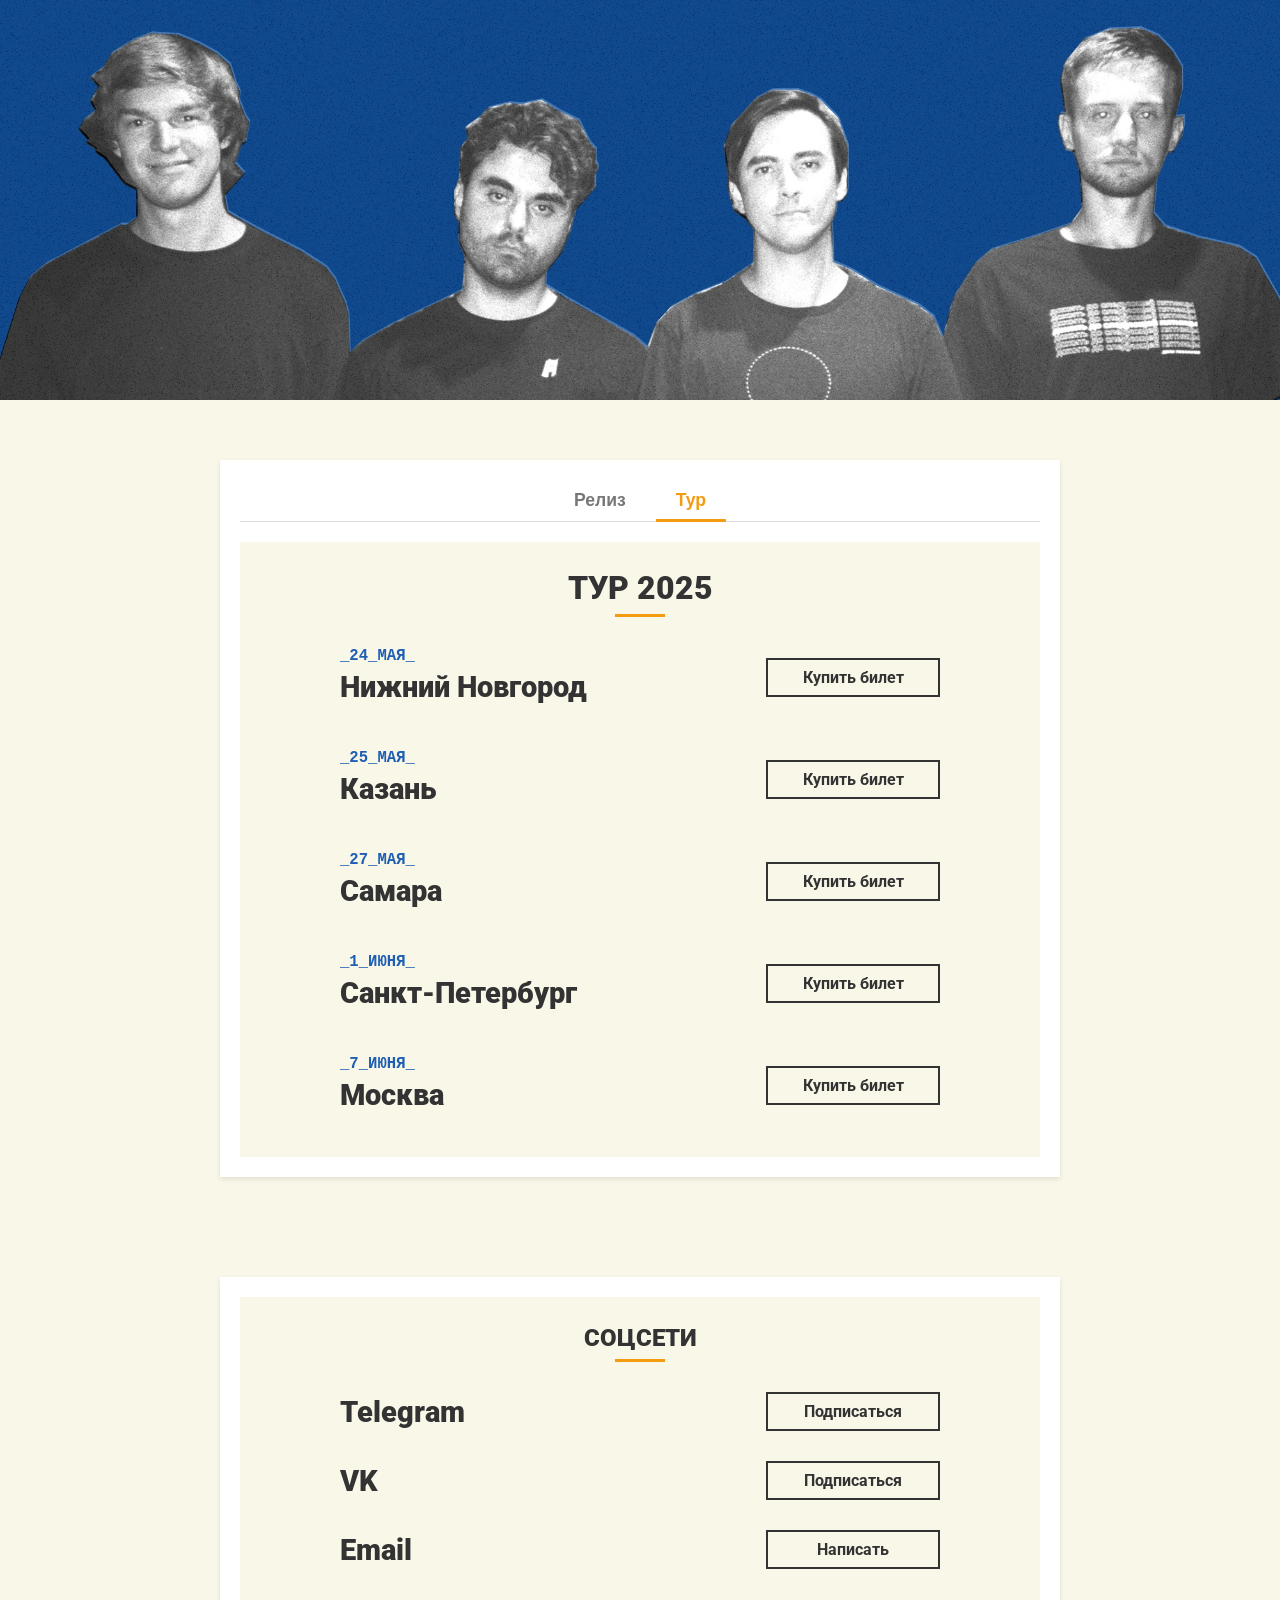
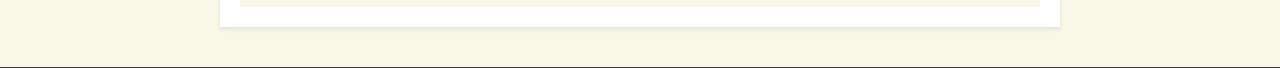
<file: html/index.html>
<!DOCTYPE html>
<html lang="en">
<head>
    <meta charset="UTF-8">
    <meta name="viewport" content="width=device-width, initial-scale=1.0">
    <meta http-equiv="Cache-Control" content="no-cache, no-store, must-revalidate">
    <meta http-equiv="Pragma" content="no-cache">
    <meta http-equiv="Expires" content="0">
    <title>Дела поважнее – официальный сайт</title>
    <link rel="stylesheet" href="https://fonts.googleapis.com/css2?family=Roboto:wght@400;700&display=swap">
    <link rel="stylesheet" href="styles.css">
    <!-- Yandex.Metrika counter -->
    <script type="text/javascript" >
        (function(m,e,t,r,i,k,a){m[i]=m[i]||function(){(m[i].a=m[i].a||[]).push(arguments)};
            m[i].l=1*new Date();
            for (var j = 0; j < document.scripts.length; j++) {if (document.scripts[j].src === r) { return; }}
            k=e.createElement(t),a=e.getElementsByTagName(t)[0],k.async=1,k.src=r,a.parentNode.insertBefore(k,a)})
        (window, document, "script", "https://mc.yandex.ru/metrika/tag.js", "ym");

        ym(98554115, "init", {
            clickmap:true,
            trackLinks:true,
            accurateTrackBounce:true
        });
    </script>
    <noscript><div><img src="https://mc.yandex.ru/watch/98554115" style="position:absolute; left:-9999px;" alt="" /></div></noscript>
    <!-- /Yandex.Metrika counter -->
</head>
<body>
    <div class="header">
        <!-- Здесь будет адаптированное изображение -->
    </div>
    <section id="release">
        <div class="container">
            <!-- Вкладки -->
            <div class="tabs">
                <button class="tab-button" data-tab="release-tab">Релиз</button>
                <button class="tab-button active" data-tab="tour-tab">Тур</button>
            </div>

            <!-- Контент вкладки "Релиз" -->
            <div id="release-tab" class="tab-content">
                <div class="streaming-list">
                    <a href="https://boom.ru/redirect/album/29907377" target="_blank" class="streaming-item">
                        <img src="resources/vk_music.svg" alt="VK Музыка" class="streaming-icon">
                        <span class="streaming-text">VK Музыка</span>
                    </a>
                    <a href="https://music.yandex.ru/album/36570162" target="_blank" class="streaming-item">
                        <img src="resources/ya_music.png" alt="Яндекс Музыка" class="streaming-icon">
                        <span class="streaming-text">Яндекс Музыка</span>
                    </a>
                    <a href="https://open.spotify.com/album/1Zs7XpiOGDRvgFqXPOjQHf" target="_blank" class="streaming-item">
                        <img src="resources/spotify.svg" alt="Spotify" class="streaming-icon">
                        <span class="streaming-text">Spotify</span>
                    </a>
                    <a href="https://music.youtube.com/playlist?list=OLAK5uy_m8So-5otfMe_y7UoIwpcFmbjzW4k1-flw" target="_blank" class="streaming-item">
                        <img src="resources/youtube_music.svg" alt="YouTube Music" class="streaming-icon">
                        <span class="streaming-text">YouTube Music</span>
                    </a>
                    <a href="https://music.apple.com/nz/album/%D1%84%D0%B5%D0%B2%D1%80%D0%B0%D0%BB%D1%8C-single/1794114655?at=1000lqjf&ct=bq&ls=1" target="_blank" class="streaming-item">
                        <img src="resources/apple_music.svg" alt="Apple Music" class="streaming-icon">
                        <span class="streaming-text">Apple Music</span>
                    </a>
                </div>
            </div>

            <!-- Контент вкладки "Тур" -->
            <div id="tour-tab" class="tab-content active">
                <h2 class="tour-header">Тур 2025</h2>
                <div class="tour-list">
                    <div class="tour-item">
                        <div class="tour-info">
                            <div class="tour-date">_24_МАЯ_</div>
                            <div class="tour-city">Нижний Новгород</div>
                        </div>
                        <a href="https://ticketscloud.com/v1/widgets/common?token=eyJhbGciOiJIUzI1NiIsImlzcyI6InRpY2tldHNjbG91ZC5ydSIsInR5cCI6IkpXVCJ9.eyJwIjoiNWQ3ZmI4NjY0MmIyYjZhMzI5NjI1YjMyIn0.f8LLjhDTa68xuLUNnxHyqXfKEhrk4xaUWih52CEt7PU&lang=ru&event=67dade23312ad933e972a344&s=1" class="tour-ticket">Купить билет</a>
                    </div>
                    <div class="tour-item">
                        <div class="tour-info">
                            <div class="tour-date">_25_МАЯ_</div>
                            <div class="tour-city">Казань</div>
                        </div>
                        <a href="https://ticketscloud.com/v1/widgets/common?token=eyJhbGciOiJIUzI1NiIsImlzcyI6InRpY2tldHNjbG91ZC5ydSIsInR5cCI6IkpXVCJ9.eyJwIjoiNWQ3ZmI4NjY0MmIyYjZhMzI5NjI1YjMyIn0.f8LLjhDTa68xuLUNnxHyqXfKEhrk4xaUWih52CEt7PU&lang=ru&event=67dc0913e216954965fb6df8&s=1" class="tour-ticket">Купить билет</a>
                    </div>
                    <div class="tour-item">
                        <div class="tour-info">
                            <div class="tour-date">_27_МАЯ_</div>
                            <div class="tour-city">Самара</div>
                        </div>
                        <a href="https://5beeb8a3c580ac000b516248.ticketscloud.org/e/67dc223f9b842113aa08e1ae" class="tour-ticket">Купить билет</a>
                    </div>
                    <div class="tour-item">
                        <div class="tour-info">
                            <div class="tour-date">_1_ИЮНЯ_</div>
                            <div class="tour-city">Санкт-Петербург</div>
                        </div>
                        <a href="https://ticketscloud.com/v1/widgets/common?token=eyJhbGciOiJIUzI1NiIsImlzcyI6InRpY2tldHNjbG91ZC5ydSIsInR5cCI6IkpXVCJ9.eyJwIjoiNWQ3ZmI4NjY0MmIyYjZhMzI5NjI1YjMyIn0.f8LLjhDTa68xuLUNnxHyqXfKEhrk4xaUWih52CEt7PU&lang=ru&event=67dadb265d7df75ab688edd3&s=1" class="tour-ticket">Купить билет</a>
                    </div>
                    <div class="tour-item">
                        <div class="tour-info">
                            <div class="tour-date">_7_ИЮНЯ_</div>
                            <div class="tour-city">Москва</div>
                        </div>
                        <a href="https://www.16tons.ru/concert/2025-dela-povazhnee-07jun/" class="tour-ticket">Купить билет</a>
                    </div>
                </div>
            </div>
        </div>
    </section>

    <section id="contacts">
        <div class="container">
            <div class="contacts-frame" style="background-color: #f9f7e8; padding: 1%;">
            <h2 class="contact-header" style="font-weight: 900; font-size: 1.5em; text-transform: uppercase; margin-bottom: 40px; text-align: center;">Соцсети</h2>
            
                <div class="social-list">
                    <div class="social-item">
                        <div class="social-info">
                            <div class="social-name">Telegram</div>
                        </div>
                        <a href="https://t.me/delapovazhnee" target="_blank" class="social-link">Подписаться</a>
                    </div>
                    <div class="social-item">
                        <div class="social-info">
                            <div class="social-name">VK</div>
                        </div>
                        <a href="https://vk.com/delapovazhnee" target="_blank" class="social-link">Подписаться</a>
                    </div>
                    <div class="social-item">
                        <div class="social-info">
                            <div class="social-name">Email</div>
                        </div>
                        <a href="mailto:contact@delapovazhnee.ru" class="social-link">Написать</a>
                    </div>
                </div>
            </div>
        </div>
    </section>

    <script>
        // Функция для парсинга UTM-меток из URL
        function parseUtmParams() {
            // Получаем строку запроса из URL
            const queryString = window.location.search;
            // Если строка запроса пустая, прекращаем выполнение функции
            if (!queryString) return {};
            
            // Создаем объект для хранения UTM-меток
            const utmParams = {};
            
            // Создаем объект URLSearchParams для удобного парсинга параметров
            const urlParams = new URLSearchParams(queryString);
            
            // Массив с названиями UTM-меток, которые мы хотим отслеживать
            const utmTags = ['utm_source', 'utm_medium', 'utm_campaign', 'utm_term', 'utm_content'];
            
            // Проходим по всем возможным UTM-меткам и добавляем их в объект, если они есть
            utmTags.forEach(tag => {
                if (urlParams.has(tag)) {
                    utmParams[tag] = urlParams.get(tag);
                }
            });
            
            return utmParams;
        }

        // Функция для добавления UTM-меток ко всем ссылкам на странице
        function addUtmToLinks() {
            // Получаем UTM-метки из URL
            const utmParams = parseUtmParams();
            
            // Если UTM-меток нет, прекращаем выполнение функции
            if (Object.keys(utmParams).length === 0) return;
            
            // Получаем все ссылки на странице
            const links = document.querySelectorAll('a[href]');
            
            // Создаем строку с UTM-метками для добавления к ссылкам
            const utmString = Object.entries(utmParams)
                .map(([key, value]) => `${key}=${encodeURIComponent(value)}`)
                .join('&');
            
            // Проходим по всем ссылкам и добавляем UTM-метки
            links.forEach(link => {
                const href = link.getAttribute('href');
                
                // Пропускаем якоря, телефоны, почты и другие специальные ссылки
                if (href.startsWith('#') || href.startsWith('tel:') || href.startsWith('mailto:')) {
                    return;
                }
                
                // Если в ссылке уже есть UTM-метки, не добавляем новые
                if (href.includes('utm_')) {
                    return;
                }
                
                // Добавляем UTM-метки к ссылке
                const separator = href.includes('?') ? '&' : '?';
                link.setAttribute('href', href + separator + utmString);
            });
        }

        // Запускаем функцию после загрузки страницы
        document.addEventListener('DOMContentLoaded', addUtmToLinks);
        // JavaScript для переключения вкладок
        document.addEventListener('DOMContentLoaded', function() {
            const tabButtons = document.querySelectorAll('.tab-button');
            const tabContents = document.querySelectorAll('.tab-content');

            tabButtons.forEach(button => {
                button.addEventListener('click', () => {
                    // Удаление активного класса у всех кнопок и контента
                    tabButtons.forEach(btn => btn.classList.remove('active'));
                    tabContents.forEach(content => content.classList.remove('active'));

                    // Добавление активного класса к нажатой кнопке
                    button.classList.add('active');

                    // Показ соответствующего контента
                    const tabId = button.getAttribute('data-tab');
                    document.getElementById(tabId).classList.add('active');
                });
            });
        });
    </script>
    <script>
</body>
</html>
</file>
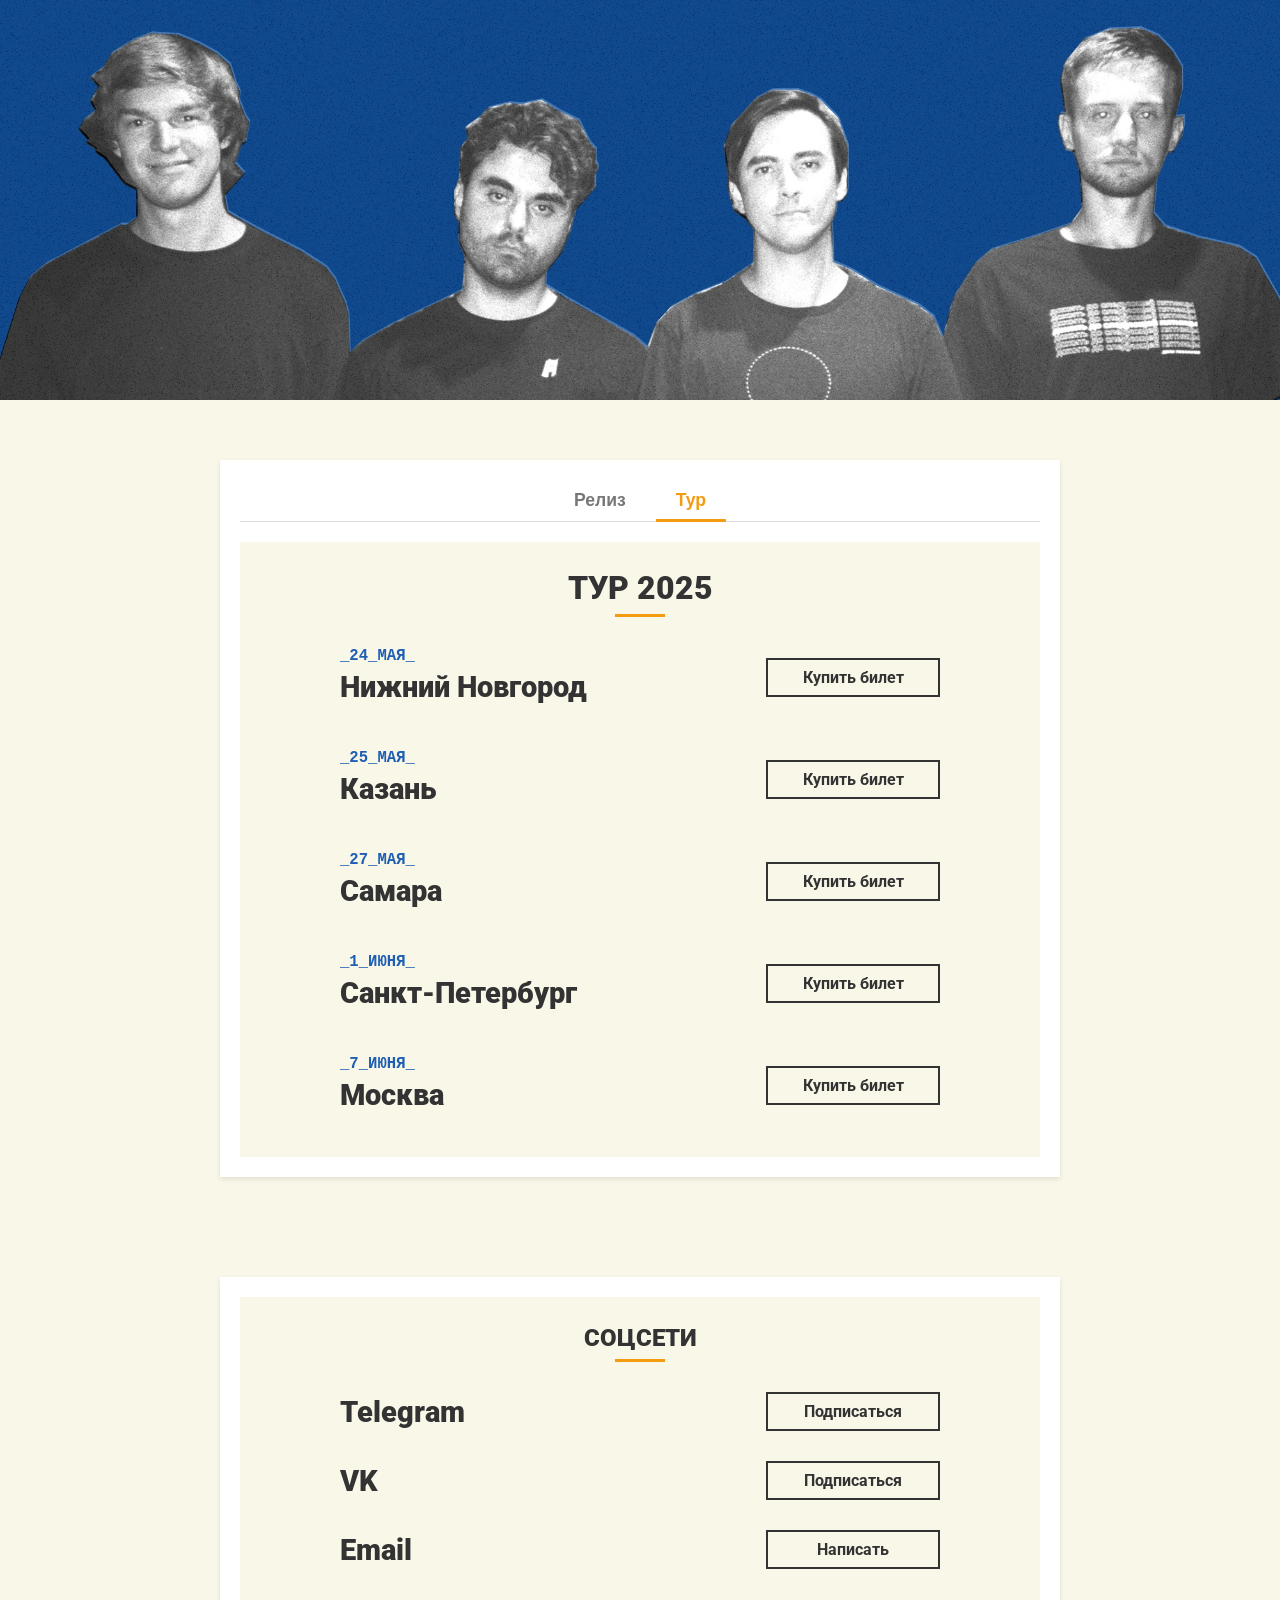
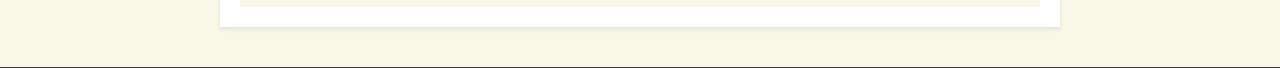
<file: templates/home.html>
<!DOCTYPE html>
<html lang="en">
<head>
    <meta charset="UTF-8">
    <meta name="viewport" content="width=device-width, initial-scale=1.0">
    <meta http-equiv="Cache-Control" content="no-cache, no-store, must-revalidate">
    <meta http-equiv="Pragma" content="no-cache">
    <meta http-equiv="Expires" content="0">
    <title>Дела поважнее – официальный сайт</title>
    <link rel="stylesheet" href="https://fonts.googleapis.com/css2?family=Roboto:wght@400;700&display=swap">
    <link rel="stylesheet" href="/static/home/styles.css">
    <!-- Yandex.Metrika counter -->
    <script type="text/javascript" >
        (function(m,e,t,r,i,k,a){m[i]=m[i]||function(){(m[i].a=m[i].a||[]).push(arguments)};
            m[i].l=1*new Date();
            for (var j = 0; j < document.scripts.length; j++) {if (document.scripts[j].src === r) { return; }}
            k=e.createElement(t),a=e.getElementsByTagName(t)[0],k.async=1,k.src=r,a.parentNode.insertBefore(k,a)})
        (window, document, "script", "https://mc.yandex.ru/metrika/tag.js", "ym");

        ym(98554115, "init", {
            clickmap:true,
            trackLinks:true,
            accurateTrackBounce:true
        });
    </script>
    <noscript><div><img src="https://mc.yandex.ru/watch/98554115" style="position:absolute; left:-9999px;" alt="" /></div></noscript>
    <!-- /Yandex.Metrika counter -->
</head>
<body>
    <div class="header">
        <!-- Здесь будет адаптированное изображение -->
    </div>
    <section id="release">
        <div class="container">
            <!-- Вкладки -->
            <div class="tabs">
                <button class="tab-button" data-tab="release-tab">Релиз</button>
                <button class="tab-button active" data-tab="tour-tab">Тур</button>
            </div>

            <!-- Контент вкладки "Релиз" -->
            <div id="release-tab" class="tab-content">
                <div class="streaming-list">
                    <a href="https://boom.ru/redirect/album/29907377" target="_blank" class="streaming-item">
                        <img src="/static/home/resources/vk_music.svg" alt="VK Музыка" class="streaming-icon">
                        <span class="streaming-text">VK Музыка</span>
                    </a>
                    <a href="https://music.yandex.ru/album/36570162" target="_blank" class="streaming-item">
                        <img src="/static/home/resources/ya_music.png" alt="Яндекс Музыка" class="streaming-icon">
                        <span class="streaming-text">Яндекс Музыка</span>
                    </a>
                    <a href="https://open.spotify.com/album/1Zs7XpiOGDRvgFqXPOjQHf" target="_blank" class="streaming-item">
                        <img src="/static/home/resources/spotify.svg" alt="Spotify" class="streaming-icon">
                        <span class="streaming-text">Spotify</span>
                    </a>
                    <a href="https://music.youtube.com/playlist?list=OLAK5uy_m8So-5otfMe_y7UoIwpcFmbjzW4k1-flw" target="_blank" class="streaming-item">
                        <img src="/static/home/resources/youtube_music.svg" alt="YouTube Music" class="streaming-icon">
                        <span class="streaming-text">YouTube Music</span>
                    </a>
                    <a href="https://music.apple.com/nz/album/%D1%84%D0%B5%D0%B2%D1%80%D0%B0%D0%BB%D1%8C-single/1794114655?at=1000lqjf&ct=bq&ls=1" target="_blank" class="streaming-item">
                        <img src="/static/home/resources/apple_music.svg" alt="Apple Music" class="streaming-icon">
                        <span class="streaming-text">Apple Music</span>
                    </a>
                </div>
            </div>

            <!-- Контент вкладки "Тур" -->
            <div id="tour-tab" class="tab-content active">
                <h2 class="tour-header">Тур 2025</h2>
                <div class="tour-list">
                    <div class="tour-item">
                        <div class="tour-info">
                            <div class="tour-date">_24_МАЯ_</div>
                            <div class="tour-city">Нижний Новгород</div>
                        </div>
                        <a href="https://ticketscloud.com/v1/widgets/common?token=eyJhbGciOiJIUzI1NiIsImlzcyI6InRpY2tldHNjbG91ZC5ydSIsInR5cCI6IkpXVCJ9.eyJwIjoiNWQ3ZmI4NjY0MmIyYjZhMzI5NjI1YjMyIn0.f8LLjhDTa68xuLUNnxHyqXfKEhrk4xaUWih52CEt7PU&lang=ru&event=67dade23312ad933e972a344&s=1" class="tour-ticket">Купить билет</a>
                    </div>
                    <div class="tour-item">
                        <div class="tour-info">
                            <div class="tour-date">_25_МАЯ_</div>
                            <div class="tour-city">Казань</div>
                        </div>
                        <a href="https://ticketscloud.com/v1/widgets/common?token=eyJhbGciOiJIUzI1NiIsImlzcyI6InRpY2tldHNjbG91ZC5ydSIsInR5cCI6IkpXVCJ9.eyJwIjoiNWQ3ZmI4NjY0MmIyYjZhMzI5NjI1YjMyIn0.f8LLjhDTa68xuLUNnxHyqXfKEhrk4xaUWih52CEt7PU&lang=ru&event=67dc0913e216954965fb6df8&s=1" class="tour-ticket">Купить билет</a>
                    </div>
                    <div class="tour-item">
                        <div class="tour-info">
                            <div class="tour-date">_27_МАЯ_</div>
                            <div class="tour-city">Самара</div>
                        </div>
                        <a href="https://5beeb8a3c580ac000b516248.ticketscloud.org/e/67dc223f9b842113aa08e1ae" class="tour-ticket">Купить билет</a>
                    </div>
                    <div class="tour-item">
                        <div class="tour-info">
                            <div class="tour-date">_1_ИЮНЯ_</div>
                            <div class="tour-city">Санкт-Петербург</div>
                        </div>
                        <a href="https://ticketscloud.com/v1/widgets/common?token=eyJhbGciOiJIUzI1NiIsImlzcyI6InRpY2tldHNjbG91ZC5ydSIsInR5cCI6IkpXVCJ9.eyJwIjoiNWQ3ZmI4NjY0MmIyYjZhMzI5NjI1YjMyIn0.f8LLjhDTa68xuLUNnxHyqXfKEhrk4xaUWih52CEt7PU&lang=ru&event=67dadb265d7df75ab688edd3&s=1" class="tour-ticket">Купить билет</a>
                    </div>
                    <div class="tour-item">
                        <div class="tour-info">
                            <div class="tour-date">_7_ИЮНЯ_</div>
                            <div class="tour-city">Москва</div>
                        </div>
                        <a href="https://www.16tons.ru/concert/2025-dela-povazhnee-07jun/" class="tour-ticket">Купить билет</a>
                    </div>
                </div>
            </div>
        </div>
    </section>

    <section id="contacts">
        <div class="container">
            <div class="contacts-frame" style="background-color: #f9f7e8; padding: 1%;">
            <h2 class="contact-header" style="font-weight: 900; font-size: 1.5em; text-transform: uppercase; margin-bottom: 40px; text-align: center;">Соцсети</h2>
            
                <div class="social-list">
                    <div class="social-item">
                        <div class="social-info">
                            <div class="social-name">Telegram</div>
                        </div>
                        <a href="https://t.me/delapovazhnee" target="_blank" class="social-link">Подписаться</a>
                    </div>
                    <div class="social-item">
                        <div class="social-info">
                            <div class="social-name">VK</div>
                        </div>
                        <a href="https://vk.com/delapovazhnee" target="_blank" class="social-link">Подписаться</a>
                    </div>
                    <div class="social-item">
                        <div class="social-info">
                            <div class="social-name">Email</div>
                        </div>
                        <a href="mailto:contact@delapovazhnee.ru" class="social-link">Написать</a>
                    </div>
                </div>
            </div>
        </div>
    </section>

    <script>
        // Функция для парсинга UTM-меток из URL
        function parseUtmParams() {
            // Получаем строку запроса из URL
            const queryString = window.location.search;
            // Если строка запроса пустая, прекращаем выполнение функции
            if (!queryString) return {};
            
            // Создаем объект для хранения UTM-меток
            const utmParams = {};
            
            // Создаем объект URLSearchParams для удобного парсинга параметров
            const urlParams = new URLSearchParams(queryString);
            
            // Массив с названиями UTM-меток, которые мы хотим отслеживать
            const utmTags = ['utm_source', 'utm_medium', 'utm_campaign', 'utm_term', 'utm_content'];
            
            // Проходим по всем возможным UTM-меткам и добавляем их в объект, если они есть
            utmTags.forEach(tag => {
                if (urlParams.has(tag)) {
                    utmParams[tag] = urlParams.get(tag);
                }
            });
            
            return utmParams;
        }

        // Функция для добавления UTM-меток ко всем ссылкам на странице
        function addUtmToLinks() {
            // Получаем UTM-метки из URL
            const utmParams = parseUtmParams();
            
            // Если UTM-меток нет, прекращаем выполнение функции
            if (Object.keys(utmParams).length === 0) return;
            
            // Получаем все ссылки на странице
            const links = document.querySelectorAll('a[href]');
            
            // Создаем строку с UTM-метками для добавления к ссылкам
            const utmString = Object.entries(utmParams)
                .map(([key, value]) => `${key}=${encodeURIComponent(value)}`)
                .join('&');
            
            // Проходим по всем ссылкам и добавляем UTM-метки
            links.forEach(link => {
                const href = link.getAttribute('href');
                
                // Пропускаем якоря, телефоны, почты и другие специальные ссылки
                if (href.startsWith('#') || href.startsWith('tel:') || href.startsWith('mailto:')) {
                    return;
                }
                
                // Если в ссылке уже есть UTM-метки, не добавляем новые
                if (href.includes('utm_')) {
                    return;
                }
                
                // Добавляем UTM-метки к ссылке
                const separator = href.includes('?') ? '&' : '?';
                link.setAttribute('href', href + separator + utmString);
            });
        }

        // Запускаем функцию после загрузки страницы
        document.addEventListener('DOMContentLoaded', addUtmToLinks);
        // JavaScript для переключения вкладок
        document.addEventListener('DOMContentLoaded', function() {
            const tabButtons = document.querySelectorAll('.tab-button');
            const tabContents = document.querySelectorAll('.tab-content');

            tabButtons.forEach(button => {
                button.addEventListener('click', () => {
                    // Удаление активного класса у всех кнопок и контента
                    tabButtons.forEach(btn => btn.classList.remove('active'));
                    tabContents.forEach(content => content.classList.remove('active'));

                    // Добавление активного класса к нажатой кнопке
                    button.classList.add('active');

                    // Показ соответствующего контента
                    const tabId = button.getAttribute('data-tab');
                    document.getElementById(tabId).classList.add('active');
                });
            });
        });
    </script>
    <script>
</body>
</html>
</file>
<file: html/styles.css>
body {
    font-family: 'Roboto', sans-serif;
    margin: 0;
    padding: 0;
    background-color: #f9f7e8;
    color: #333;
}

iframe {
    margin: 30px auto;
    width: 80%;
    background-color: #777;
    border-radius:3px;
}

iframe {
    display: block;
    border-style:none;
}

.header {
    background-image: url('resources/ava.jpg');
    background-size: cover;
    background-position: top;
    height: 400px;
    display: flex;
    align-items: center;
    justify-content: center;
}

.container {
    max-width: 800px;
    margin: 50px auto 0 auto;
    padding: 20px;
    background-color: #fff;
    border-radius: 0;
    box-shadow: 0 2px 5px rgba(0, 0, 0, 0.1);
}

.footer{
    background-image: url(resources/release.jpg);
    background-size: 100%;
    background-repeat: no-repeat;
    background-position: bottom;
}

h1 {
    margin-bottom: 20px;
    font-size: 2.5rem;
    font-weight: 700;
    text-align: center;
    color:#A9A9A9
}

/* Стили для секции "Контакты" */
.social-list {
    display: flex;
    flex-direction: column;
    align-items: center;
    gap: 30px;
    margin: 30px auto;
    max-width: 600px;
}

.social-item {
    display: flex;
    justify-content: space-between;
    align-items: center;
    background: none;
    padding: 0;
    color: #333;
    font-weight: 700;
    width: 100%;
    border-radius: 0;
}

.social-info {
    display: flex;
    flex-direction: column;
    align-items: flex-start;
}

.social-name {
    font-size: 1.8em;
    font-weight: 900;
}

.social-link {
    border: 2px solid #333;
    background: none;
    color: #333;
    padding: 8px 20px;
    border-radius: 0;
    text-decoration: none;
    font-weight: bold;
    transition: background 0.3s, color 0.3s;
    min-width: 130px;
    text-align: center;
}

.social-link:hover {
    background: #333;
    color: #fff;
    transform: none;
}

/* Стили для вкладок */
.tabs {
    display: flex;
    justify-content: center;
    margin-bottom: 20px;
    border-bottom: 1px solid #ddd;
}

.tab-button {
    background: none;
    border: none;
    padding: 10px 20px;
    margin: 0 5px;
    font-size: 1.1em;
    font-weight: bold;
    cursor: pointer;
    position: relative;
    color: #777;
    transition: color 0.3s;
}

.tab-button:hover {
    color: #f39c12;
}

.tab-button.active {
    color: #f39c12;
}

.tab-button.active::after {
    content: '';
    position: absolute;
    bottom: -1px;
    left: 0;
    width: 100%;
    height: 3px;
    background-color: #f39c12;
}

.tab-content {
    display: none;
}

.tab-content.active {
    display: block;
}

#contacts {
    padding: 40px 0;
    border-bottom: 1px solid #333;
}

#contacts h2 {
    text-align: center;
    margin-bottom: 30px;
    font-size: 2em;
    position: relative;
}

#contacts h2::after {
    content: '';
    width: 50px;
    height: 3px;
    background: #f39c12;
    position: absolute;
    bottom: -10px;
    left: 50%;
    transform: translateX(-50%);
}

.social-icons {
    display: flex;
    justify-content: center;
    gap: 20px;
    margin-top: 20px;
}

.social-icon img {
    width: 50px;
    height: 50px;
    transition: transform 0.3s, filter 0.3s;
}

.social-icon:hover img {
    transform: scale(1.1);
    filter: brightness(1.3);
}

.contact-button-wrapper {
    text-align: center;
    margin-top: 20px;
}

.contact-button {
    display: inline-block;
    background: #f39c12;
    color: white;
    padding: 15px 30px;
    border-radius: 50px;
    text-decoration: none;
    font-weight: bold;
    font-size: 1.2em;
    transition: background 0.3s, transform 0.3s;
}

.contact-button:hover {
    background: #e67e22;
    transform: scale(1.05);
}

#release {
    padding: 10px 0;
}

#release h2 {
    text-align: center;
    margin-bottom: 30px;
    font-size: 2em;
    position: relative;
}

#release h2::after {
    content: '';
    width: 50px;
    height: 3px;
    background: #f39c12;
    position: absolute;
    bottom: -10px;
    left: 50%;
    transform: translateX(-50%);
}

.release-wrapper {
    display: flex;
    flex-direction: column;
    align-items: center;
}

.release-cover {
    max-width: 300px;
    border-radius: 10px;
    box-shadow: 0 4px 6px rgba(0, 0, 0, 0.3);
    margin-bottom: 20px;
    transition: transform 0.3s, filter 0.3s;
}

.release-cover:hover {
    transform: scale(1.1);
    filter: brightness(1.2);
}

.streaming-links {
    display: flex;
    justify-content: center;
    gap: 20px;
    flex-wrap: wrap;
}

.stream-button {
    display: flex;
    flex-direction: column;
    align-items: center;
    background: #222;
    padding: 15px;
    border-radius: 10px;
    box-shadow: 0 4px 6px rgba(0, 0, 0, 0.3);
    text-decoration: none;
    color: #fff;
    font-weight: 700;
    transition: transform 0.3s, background 0.3s;
    width: 150px;
    text-align: center;
}

.stream-button:hover {
    transform: scale(1.05);
    background: #333;
}

.stream-text {
    margin-bottom: 5px;
    font-size: 1em;
}

.stream-action {
    font-size: 1.1em;
    color: #f39c12;
}

.streaming-list {
    display: flex;
    flex-direction: column;
    align-items: center;
    gap: 15px;
    margin: 30px;
}

.streaming-item {
    display: flex;
    align-items: center;
    background: #222;
    padding: 10px 20px;
    border-radius: 10px;
    text-decoration: none;
    color: #fff;
    font-weight: 700;
    transition: transform 0.3s, background 0.3s;
    width: 300px;
}

.streaming-item:hover {
    transform: scale(1.02);
    background: #333;
}

.streaming-icon {
    width: 30px;
    height: 30px;
    margin-right: 15px;
}

.streaming-text {
    font-size: 1.1em;
}

/* Стили для вкладки "Тур" */
.tour-list {
    display: flex;
    flex-direction: column;
    align-items: center;
    gap: 40px;
    margin: 40px auto;
    max-width: 600px;
}

.tour-item {
    display: flex;
    justify-content: space-between;
    align-items: center;
    background: none;
    padding: 0;
    color: #333;
    font-weight: 700;
    width: 100%;
    border-radius: 0;
}

.tour-info {
    display: flex;
    flex-direction: column;
    align-items: flex-start;
}

.tour-date {
    font-size: 1.2em;
    color: #1e5eb3;
    font-weight: bold;
    margin-bottom: 5px;
    font-family: monospace;
}

.tour-city {
    font-size: 1.8em;
    margin-bottom: 5px;
    font-weight: 900;
}

.tour-ticket {
    border: 2px solid #333;
    background: none;
    color: #333;
    padding: 8px 20px;
    border-radius: 0;
    text-decoration: none;
    font-weight: bold;
    transition: background 0.3s, color 0.3s;
    min-width: 130px;
    text-align: center;
}

.tour-ticket:hover {
    background: #333;
    color: #fff;
    transform: none;
}

#tour-tab {
    background-color: #f9f7e8;
    position: relative;
    overflow: hidden;
    min-height: 400px;
    text-align: center;
}

.tour-visual {
    display: none;
}

.tour-header {
    font-weight: 900;
    font-size: 1.5em;
    text-transform: uppercase;
    margin-bottom: 40px;
    text-align: center;
    border-bottom: none;
}

/* Стили для вкладки "Релиз" */
#release-tab {
    background-image: url(resources/release.jpg);
    background-size: contain;
    background-repeat: no-repeat;
    background-position: center;
    min-height: 600px;
    padding-top: 30px;
}

/* Медиа-запросы для адаптации под мобильные устройства */
@media (max-width: 768px) {
    .header {
        height: 200px;
    }
    .container {
        padding: 15px;
        margin: 10px;
    }
    .streaming-list, .social-list {
        padding: 0;
        margin: 40px 10px;
    }
    .streaming-item {
        transform: scale(0.8)
    }   
    .tour-list {
        padding: 0;
        margin: 20px 10px;
        gap: 30px;
    }
    .tab-button {
        padding: 10px;
        font-size: 0.9em;
    }
    .tour-city, .social-name {
        font-size: 1.5em;
    }
    .tour-date {
        font-size: 1em;
    }
    .tour-item, .social-item {
        flex-direction: column;
        gap: 15px;
        align-items: center;
    }
    .tour-info, .social-info {
        align-items: center;
        text-align: center;
        margin-bottom: 5px;
    }
    #release-tab {
        min-height: 400px;
    }
}
</file>
<file: static/home/styles.css>
body {
    font-family: 'Roboto', sans-serif;
    margin: 0;
    padding: 0;
    background-color: #f9f7e8;
    color: #333;
}

iframe {
    margin: 30px auto;
    width: 80%;
    background-color: #777;
    border-radius:3px;
}

iframe {
    display: block;
    border-style:none;
}

.header {
    background-image: url('resources/ava.jpg');
    background-size: cover;
    background-position: top;
    height: 400px;
    display: flex;
    align-items: center;
    justify-content: center;
}

.container {
    max-width: 800px;
    margin: 50px auto 0 auto;
    padding: 20px;
    background-color: #fff;
    border-radius: 0;
    box-shadow: 0 2px 5px rgba(0, 0, 0, 0.1);
}

.footer{
    background-image: url(resources/release.jpg);
    background-size: 100%;
    background-repeat: no-repeat;
    background-position: bottom;
}

h1 {
    margin-bottom: 20px;
    font-size: 2.5rem;
    font-weight: 700;
    text-align: center;
    color:#A9A9A9
}

/* Стили для секции "Контакты" */
.social-list {
    display: flex;
    flex-direction: column;
    align-items: center;
    gap: 30px;
    margin: 30px auto;
    max-width: 600px;
}

.social-item {
    display: flex;
    justify-content: space-between;
    align-items: center;
    background: none;
    padding: 0;
    color: #333;
    font-weight: 700;
    width: 100%;
    border-radius: 0;
}

.social-info {
    display: flex;
    flex-direction: column;
    align-items: flex-start;
}

.social-name {
    font-size: 1.8em;
    font-weight: 900;
}

.social-link {
    border: 2px solid #333;
    background: none;
    color: #333;
    padding: 8px 20px;
    border-radius: 0;
    text-decoration: none;
    font-weight: bold;
    transition: background 0.3s, color 0.3s;
    min-width: 130px;
    text-align: center;
}

.social-link:hover {
    background: #333;
    color: #fff;
    transform: none;
}

/* Стили для вкладок */
.tabs {
    display: flex;
    justify-content: center;
    margin-bottom: 20px;
    border-bottom: 1px solid #ddd;
}

.tab-button {
    background: none;
    border: none;
    padding: 10px 20px;
    margin: 0 5px;
    font-size: 1.1em;
    font-weight: bold;
    cursor: pointer;
    position: relative;
    color: #777;
    transition: color 0.3s;
}

.tab-button:hover {
    color: #f39c12;
}

.tab-button.active {
    color: #f39c12;
}

.tab-button.active::after {
    content: '';
    position: absolute;
    bottom: -1px;
    left: 0;
    width: 100%;
    height: 3px;
    background-color: #f39c12;
}

.tab-content {
    display: none;
}

.tab-content.active {
    display: block;
}

#contacts {
    padding: 40px 0;
    border-bottom: 1px solid #333;
}

#contacts h2 {
    text-align: center;
    margin-bottom: 30px;
    font-size: 2em;
    position: relative;
}

#contacts h2::after {
    content: '';
    width: 50px;
    height: 3px;
    background: #f39c12;
    position: absolute;
    bottom: -10px;
    left: 50%;
    transform: translateX(-50%);
}

.social-icons {
    display: flex;
    justify-content: center;
    gap: 20px;
    margin-top: 20px;
}

.social-icon img {
    width: 50px;
    height: 50px;
    transition: transform 0.3s, filter 0.3s;
}

.social-icon:hover img {
    transform: scale(1.1);
    filter: brightness(1.3);
}

.contact-button-wrapper {
    text-align: center;
    margin-top: 20px;
}

.contact-button {
    display: inline-block;
    background: #f39c12;
    color: white;
    padding: 15px 30px;
    border-radius: 50px;
    text-decoration: none;
    font-weight: bold;
    font-size: 1.2em;
    transition: background 0.3s, transform 0.3s;
}

.contact-button:hover {
    background: #e67e22;
    transform: scale(1.05);
}

#release {
    padding: 10px 0;
}

#release h2 {
    text-align: center;
    margin-bottom: 30px;
    font-size: 2em;
    position: relative;
}

#release h2::after {
    content: '';
    width: 50px;
    height: 3px;
    background: #f39c12;
    position: absolute;
    bottom: -10px;
    left: 50%;
    transform: translateX(-50%);
}

.release-wrapper {
    display: flex;
    flex-direction: column;
    align-items: center;
}

.release-cover {
    max-width: 300px;
    border-radius: 10px;
    box-shadow: 0 4px 6px rgba(0, 0, 0, 0.3);
    margin-bottom: 20px;
    transition: transform 0.3s, filter 0.3s;
}

.release-cover:hover {
    transform: scale(1.1);
    filter: brightness(1.2);
}

.streaming-links {
    display: flex;
    justify-content: center;
    gap: 20px;
    flex-wrap: wrap;
}

.stream-button {
    display: flex;
    flex-direction: column;
    align-items: center;
    background: #222;
    padding: 15px;
    border-radius: 10px;
    box-shadow: 0 4px 6px rgba(0, 0, 0, 0.3);
    text-decoration: none;
    color: #fff;
    font-weight: 700;
    transition: transform 0.3s, background 0.3s;
    width: 150px;
    text-align: center;
}

.stream-button:hover {
    transform: scale(1.05);
    background: #333;
}

.stream-text {
    margin-bottom: 5px;
    font-size: 1em;
}

.stream-action {
    font-size: 1.1em;
    color: #f39c12;
}

.streaming-list {
    display: flex;
    flex-direction: column;
    align-items: center;
    gap: 15px;
    margin: 30px;
}

.streaming-item {
    display: flex;
    align-items: center;
    background: #222;
    padding: 10px 20px;
    border-radius: 10px;
    text-decoration: none;
    color: #fff;
    font-weight: 700;
    transition: transform 0.3s, background 0.3s;
    width: 300px;
}

.streaming-item:hover {
    transform: scale(1.02);
    background: #333;
}

.streaming-icon {
    width: 30px;
    height: 30px;
    margin-right: 15px;
}

.streaming-text {
    font-size: 1.1em;
}

/* Стили для вкладки "Тур" */
.tour-list {
    display: flex;
    flex-direction: column;
    align-items: center;
    gap: 40px;
    margin: 40px auto;
    max-width: 600px;
}

.tour-item {
    display: flex;
    justify-content: space-between;
    align-items: center;
    background: none;
    padding: 0;
    color: #333;
    font-weight: 700;
    width: 100%;
    border-radius: 0;
}

.tour-info {
    display: flex;
    flex-direction: column;
    align-items: flex-start;
}

.tour-date {
    font-size: 1.2em;
    color: #1e5eb3;
    font-weight: bold;
    margin-bottom: 5px;
    font-family: monospace;
}

.tour-city {
    font-size: 1.8em;
    margin-bottom: 5px;
    font-weight: 900;
}

.tour-ticket {
    border: 2px solid #333;
    background: none;
    color: #333;
    padding: 8px 20px;
    border-radius: 0;
    text-decoration: none;
    font-weight: bold;
    transition: background 0.3s, color 0.3s;
    min-width: 130px;
    text-align: center;
}

.tour-ticket:hover {
    background: #333;
    color: #fff;
    transform: none;
}

#tour-tab {
    background-color: #f9f7e8;
    position: relative;
    overflow: hidden;
    min-height: 400px;
    text-align: center;
}

.tour-visual {
    display: none;
}

.tour-header {
    font-weight: 900;
    font-size: 1.5em;
    text-transform: uppercase;
    margin-bottom: 40px;
    text-align: center;
    border-bottom: none;
}

/* Стили для вкладки "Релиз" */
#release-tab {
    background-image: url(resources/release.jpg);
    background-size: contain;
    background-repeat: no-repeat;
    background-position: center;
    min-height: 600px;
    padding-top: 30px;
}

/* Медиа-запросы для адаптации под мобильные устройства */
@media (max-width: 768px) {
    .header {
        height: 200px;
    }
    .container {
        padding: 15px;
        margin: 10px;
    }
    .streaming-list, .social-list {
        padding: 0;
        margin: 40px 10px;
    }
    .streaming-item {
        transform: scale(0.8)
    }   
    .tour-list {
        padding: 0;
        margin: 20px 10px;
        gap: 30px;
    }
    .tab-button {
        padding: 10px;
        font-size: 0.9em;
    }
    .tour-city, .social-name {
        font-size: 1.5em;
    }
    .tour-date {
        font-size: 1em;
    }
    .tour-item, .social-item {
        flex-direction: column;
        gap: 15px;
        align-items: center;
    }
    .tour-info, .social-info {
        align-items: center;
        text-align: center;
        margin-bottom: 5px;
    }
    #release-tab {
        min-height: 400px;
    }
}
</file>
